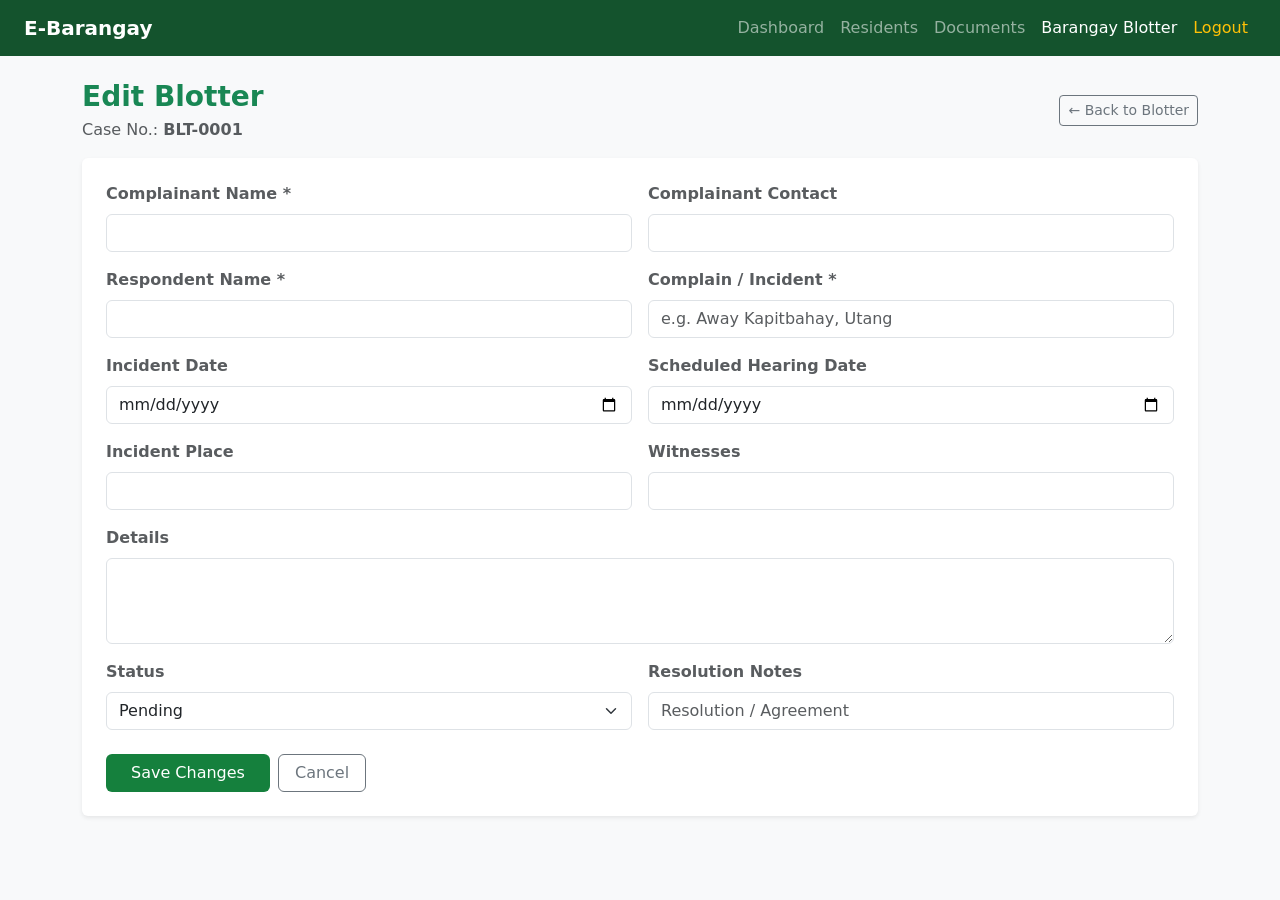
<file: src/main/resources/templates/blotter-edit.html>
<!DOCTYPE html>
<html xmlns:th="http://www.thymeleaf.org">
<head>
    <meta charset="UTF-8">
    <meta name="viewport" content="width=device-width, initial-scale=1">
    <title>Edit Blotter - E-Barangay</title>
    <link href="https://cdn.jsdelivr.net/npm/bootstrap@5.3.0/dist/css/bootstrap.min.css" rel="stylesheet">
    <style>
        .navbar-custom { background-color: #14532d; }
        .btn-custom { background-color: #15803d; color: white; }
        .btn-custom:hover { background-color: #166534; color: white; }
    </style>
</head>
<body class="bg-light">

<!-- Navbar -->
<nav class="navbar navbar-expand-lg navbar-dark navbar-custom px-4">
    <a class="navbar-brand fw-bold" href="/">E-Barangay</a>
    <div class="navbar-nav ms-auto">
        <a class="nav-link" href="/">Dashboard</a>
        <a class="nav-link" href="/residents">Residents</a>
        <a class="nav-link" href="/documents">Documents</a>
        <a class="nav-link active" href="/blotter">Barangay Blotter</a>
        <a class="nav-link text-warning" href="/logout">Logout</a>
    </div>
</nav>

<div class="container my-4">
    <div class="d-flex justify-content-between align-items-center mb-3">
        <div>
            <h3 class="fw-bold text-success mb-1">Edit Blotter</h3>
            <p class="text-muted mb-0">Case No.: <b th:text="${b.caseNo != null ? b.caseNo : 'BLT-' + b.id}">BLT-0001</b></p>
        </div>
        <a href="/blotter" class="btn btn-outline-secondary btn-sm">&larr; Back to Blotter</a>
    </div>

    <div class="card p-4 shadow-sm border-0 bg-white">
        <form th:action="@{'/blotter/update/' + ${b.id}}" method="post">
            <div class="row g-3 mb-3">
                <div class="col-md-6">
                    <label class="form-label fw-semibold text-muted">Complainant Name *</label>
                    <input list="complainantList" type="text" name="complainant" th:value="${complainant}" class="form-control" required autocomplete="off">
                    <datalist id="complainantList">
                        <option th:each="res : ${residents}" th:value="${res.fullname}"></option>
                    </datalist>
                </div>
                <div class="col-md-6">
                    <label class="form-label fw-semibold text-muted">Complainant Contact</label>
                    <input type="text" name="contact" th:value="${b.contact}" class="form-control">
                </div>
            </div>

            <div class="row g-3 mb-3">
                <div class="col-md-6">
                    <label class="form-label fw-semibold text-muted">Respondent Name *</label>
                    <input type="text" name="respondentName" th:value="${b.respondentName}" class="form-control" required>
                </div>
                <div class="col-md-6">
                    <label class="form-label fw-semibold text-muted">Complain / Incident *</label>
                    <input list="complainOptions" name="incidentType" th:value="${b.incidentType}" class="form-control" placeholder="e.g. Away Kapitbahay, Utang" required>
                    <datalist id="complainOptions">
                        <option value="Away Kapitbahay">
                        <option value="Ingay">
                        <option value="Utang">
                        <option value="Pagnanakaw / Theft">
                        <option value="Physical Injury">
                        <option value="Boundary Dispute">
                        <option value="Others">
                    </datalist>
                </div>
            </div>

            <div class="row g-3 mb-3">
                <div class="col-md-6">
                    <label class="form-label fw-semibold text-muted">Incident Date</label>
                    <input type="date" name="incidentDate" th:value="${b.incidentDate}" class="form-control">
                </div>
                <div class="col-md-6">
                    <label class="form-label fw-semibold text-muted">Scheduled Hearing Date</label>
                    <input type="date" name="hearingDate" th:value="${b.hearingDate}" class="form-control">
                </div>
            </div>

            <div class="row g-3 mb-3">
                <div class="col-md-6">
                    <label class="form-label fw-semibold text-muted">Incident Place</label>
                    <input type="text" name="incidentPlace" th:value="${b.incidentPlace}" class="form-control">
                </div>
                <div class="col-md-6">
                    <label class="form-label fw-semibold text-muted">Witnesses</label>
                    <input type="text" name="witnesses" th:value="${b.witnesses}" class="form-control">
                </div>
            </div>

            <div class="mb-3">
                <label class="form-label fw-semibold text-muted">Details</label>
                <textarea name="details" class="form-control" rows="3" th:text="${b.details}"></textarea>
            </div>

            <div class="row g-3 mb-4">
                <div class="col-md-6">
                    <label class="form-label fw-semibold text-muted">Status</label>
                    <select name="status" class="form-select">
                        <option value="Pending" th:selected="${b.status == 'Pending'}">Pending</option>
                        <option value="Settled" th:selected="${b.status == 'Settled'}">Settled</option>
                        <option value="Escalated" th:selected="${b.status == 'Escalated'}">Escalated</option>
                        <option value="Dismissed" th:selected="${b.status == 'Dismissed'}">Dismissed</option>
                    </select>
                </div>
                <div class="col-md-6">
                    <label class="form-label fw-semibold text-muted">Resolution Notes</label>
                    <input type="text" name="resolution" th:value="${b.resolution}" class="form-control" placeholder="Resolution / Agreement">
                </div>
            </div>

            <div class="d-flex gap-2">
                <button type="submit" class="btn btn-custom px-4">Save Changes</button>
                <a href="/blotter" class="btn btn-outline-secondary px-3">Cancel</a>
            </div>
        </form>
    </div>
</div>

</body>
</html>
</file>
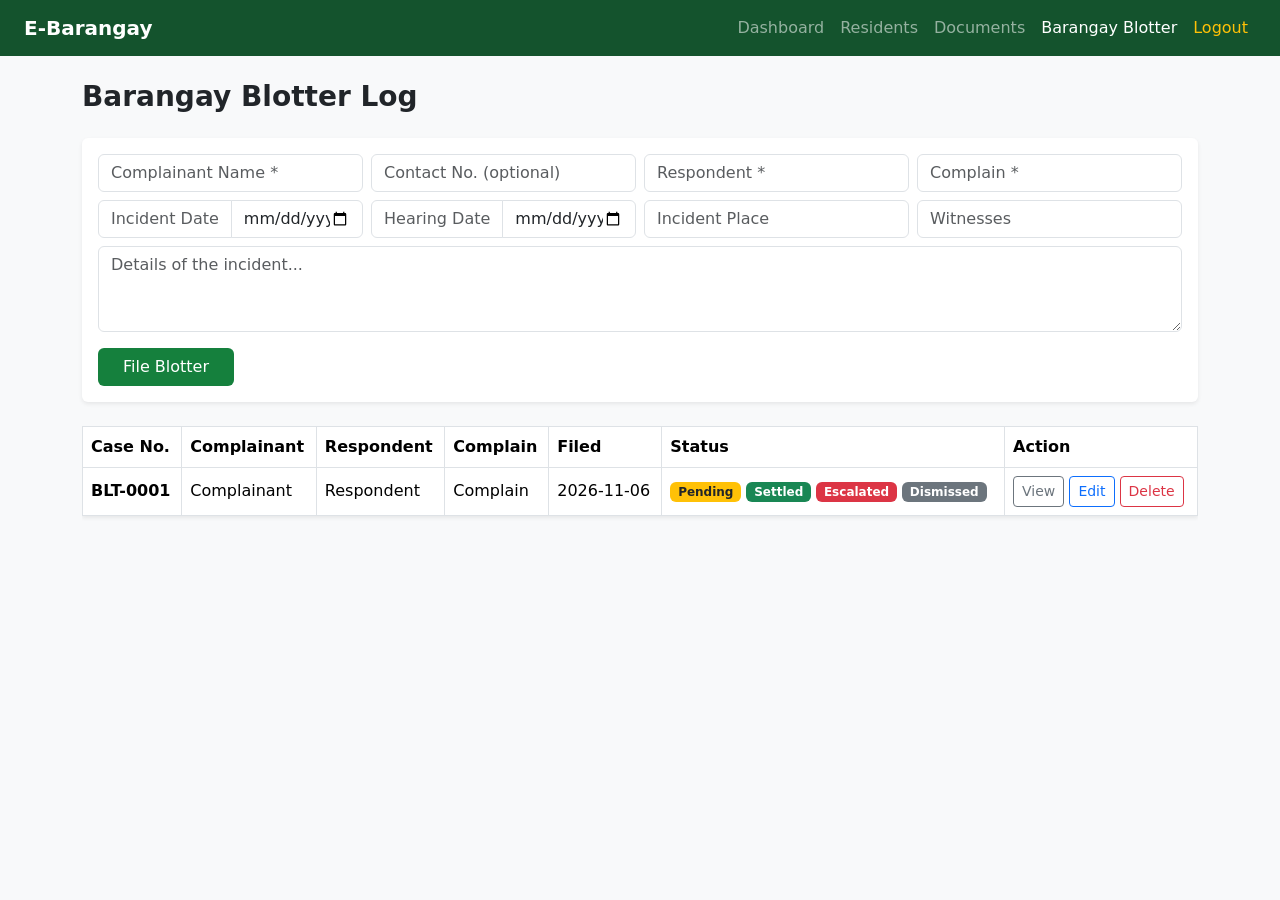
<file: src/main/resources/templates/blotter.html>
<!DOCTYPE html>
<html xmlns:th="http://www.thymeleaf.org">
<head>
    <meta charset="UTF-8">
    <title>Barangay Blotter - E-Barangay</title>
    <link href="https://cdn.jsdelivr.net/npm/bootstrap@5.3.0/dist/css/bootstrap.min.css" rel="stylesheet">
    <style>
        .navbar-custom { background-color: #14532d; }
        .btn-custom { background-color: #15803d; color: white; }
        .btn-custom:hover { background-color: #166534; color: white; }
        .table-custom thead { background-color: #15803d; color: white; }
    </style>
</head>
<body class="bg-light">

<!-- Navbar -->
<nav class="navbar navbar-expand-lg navbar-dark navbar-custom px-4">
    <a class="navbar-brand fw-bold" href="/">E-Barangay</a>
    <div class="navbar-nav ms-auto">
        <a class="nav-link" href="/">Dashboard</a>
        <a class="nav-link" href="/residents">Residents</a>
        <a class="nav-link" href="/documents">Documents</a>
        <a class="nav-link active" href="/blotter">Barangay Blotter</a>
        <a class="nav-link text-warning" href="/logout">Logout</a>
    </div>
</nav>

<div class="container my-4">
    <h3 class="fw-bold mb-4">Barangay Blotter Log</h3>

    <!-- FILE BLOTTER FORM -->
    <div class="card p-3 mb-4 shadow-sm border-0">
        <form th:action="@{/blotter/add}" method="post">
            <div class="row g-2 mb-2">
                <div class="col-md-3">
                    <input list="complainantList" type="text" name="complainant" class="form-control" placeholder="Complainant Name *" required autocomplete="off">
                    <datalist id="complainantList">
                        <option th:each="res : ${residents}" th:value="${res.fullname}"></option>
                    </datalist>
                </div>
                <div class="col-md-3">
                    <input type="text" name="contact" class="form-control" placeholder="Contact No. (optional)">
                </div>
                <div class="col-md-3">
                    <input type="text" name="respondentName" class="form-control" placeholder="Respondent *" required>
                </div>
                <div class="col-md-3">
                    <input list="complainOptions" name="incidentType" class="form-control" placeholder="Complain *" required>
                    <datalist id="complainOptions">
                        <option value="Away Kapitbahay">
                        <option value="Ingay">
                        <option value="Utang">
                        <option value="Pagnanakaw / Theft">
                        <option value="Physical Injury">
                        <option value="Boundary Dispute">
                        <option value="Others">
                    </datalist>
                </div>
            </div>

            <div class="row g-2 mb-2">
                <!-- CLEARLY LABELED DATES (No more mystery mm/dd/yyyy boxes) -->
                <div class="col-md-3">
                    <div class="input-group">
                        <span class="input-group-text small bg-white text-muted">Incident Date</span>
                        <input type="date" name="incidentDate" class="form-control">
                    </div>
                </div>
                <div class="col-md-3">
                    <div class="input-group">
                        <span class="input-group-text small bg-white text-muted">Hearing Date</span>
                        <input type="date" name="hearingDate" class="form-control">
                    </div>
                </div>
                <div class="col-md-3">
                    <input type="text" name="incidentPlace" class="form-control" placeholder="Incident Place">
                </div>
                <div class="col-md-3">
                    <input type="text" name="witnesses" class="form-control" placeholder="Witnesses">
                </div>
            </div>

            <div class="mb-3">
                <textarea name="details" class="form-control" rows="3" placeholder="Details of the incident..."></textarea>
            </div>

            <button type="submit" class="btn btn-custom px-4">File Blotter</button>
        </form>
    </div>

    <!-- BLOTTER TABLE -->
    <div class="table-responsive">
        <table class="table table-hover table-bordered align-middle shadow-sm bg-white">
            <thead class="table-custom">
                <tr>
                    <th>Case No.</th>
                    <th>Complainant</th>
                    <th>Respondent</th>
                    <th>Complain</th>
                    <th>Filed</th>
                    <th>Status</th>
                    <th>Action</th>
                </tr>
            </thead>
            <tbody>
                <tr th:each="b : ${blotters}">
                    <td class="fw-bold" th:text="${b.caseNo != null ? b.caseNo : 'BLT-' + b.id}">BLT-0001</td>
                    <td th:text="${b.complainant != null ? b.complainant : (names[b.complainantId] != null ? names[b.complainantId] : 'Complainant #' + b.complainantId)}">Complainant</td>
                    <td th:text="${b.respondentName}">Respondent</td>
                    <td th:text="${b.incidentType}">Complain</td>
                    <td th:text="${b.dateFiled}">2026-11-06</td>
                    <td>
                        <span class="badge bg-warning text-dark" th:if="${b.status == 'Pending'}">Pending</span>
                        <span class="badge bg-success" th:if="${b.status == 'Settled'}">Settled</span>
                        <span class="badge bg-danger" th:if="${b.status == 'Escalated'}">Escalated</span>
                        <span class="badge bg-secondary" th:if="${b.status == 'Dismissed'}">Dismissed</span>
                    </td>
                    <td>
                        <a th:href="@{'/blotter/view/' + ${b.id}}" class="btn btn-sm btn-outline-secondary">View</a>
                        <a th:href="@{'/blotter/edit/' + ${b.id}}" class="btn btn-sm btn-outline-primary">Edit</a>
                        <form th:action="@{'/blotter/delete/' + ${b.id}}" method="post" class="d-inline" onsubmit="return confirm('Delete this record?');">
                            <button type="submit" class="btn btn-sm btn-outline-danger">Delete</button>
                        </form>
                    </td>
                </tr>
            </tbody>
        </table>
    </div>
</div>

</body>
</html>
</file>
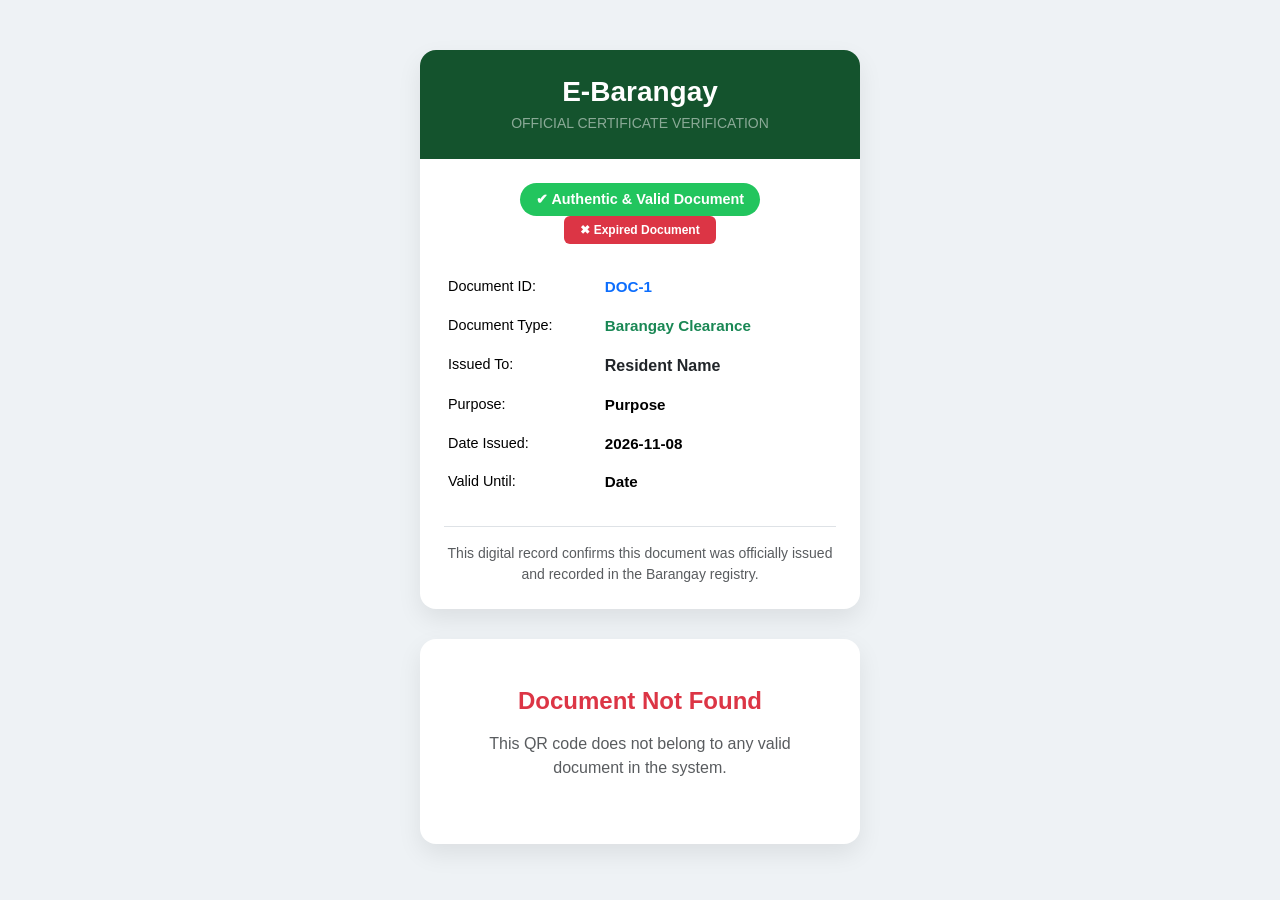
<file: src/main/resources/templates/document-verify.html>
<!DOCTYPE html>
<html xmlns:th="http://www.thymeleaf.org">
<head>
    <meta charset="UTF-8">
    <meta name="viewport" content="width=device-width, initial-scale=1.0">
    <title>Document Verification | E-Barangay</title>
    <link href="https://cdn.jsdelivr.net/npm/bootstrap@5.3.0/dist/css/bootstrap.min.css" rel="stylesheet">
    <style>
        body { background-color: #eef2f5; font-family: -apple-system, BlinkMacSystemFont, "Segoe UI", Roboto, sans-serif; padding: 20px 10px; }
        .card-verify { max-width: 440px; margin: 30px auto; border-radius: 16px; box-shadow: 0 10px 25px rgba(0,0,0,0.08); border: none; overflow: hidden; background: #fff; }
        .header-bg { background-color: #14532d; color: white; padding: 25px 20px; text-align: center; }
        .badge-verified { background-color: #22c55e; color: white; font-size: 0.9rem; font-weight: 600; padding: 6px 16px; border-radius: 20px; display: inline-block; }
        .label-col { width: 40%; color: #64748b; font-size: 0.9rem; font-weight: 500; }
        .val-col { color: #1e293b; font-weight: 600; font-size: 0.95rem; }
    </style>
</head>
<body>

<div class="card card-verify" th:if="${d != null}">
    <div class="header-bg">
        <h3 class="fw-bold mb-1">E-Barangay</h3>
        <p class="mb-0 text-white-50 small text-uppercase tracking-wider">Official Certificate Verification</p>
    </div>
    
    <div class="card-body p-4">
        <div class="text-center mb-4">
            <span class="badge-verified" th:if="${valid}">✔ Authentic & Valid Document</span>
            <span class="badge bg-danger text-white py-2 px-3" th:unless="${valid}">✖ Expired Document</span>
        </div>

        <table class="table table-sm table-borderless mb-0">
            <tbody>
                <tr>
                    <td class="label-col py-2">Document ID:</td>
                    <td class="val-col py-2 text-primary" th:text="'DOC-' + ${d.id}">DOC-1</td>
                </tr>
                <tr>
                    <td class="label-col py-2">Document Type:</td>
                    <td class="val-col py-2 text-success fw-bold" th:text="${d.docType}">Barangay Clearance</td>
                </tr>
                <tr>
                    <td class="label-col py-2">Issued To:</td>
                    <td class="val-col py-2 fs-6 text-dark" th:text="${holder}">Resident Name</td>
                </tr>
                <tr>
                    <td class="label-col py-2">Purpose:</td>
                    <td class="val-col py-2" th:text="${d.purpose != null && !d.purpose.isEmpty() ? d.purpose : 'General Requirement'}">Purpose</td>
                </tr>
                <tr>
                    <td class="label-col py-2">Date Issued:</td>
                    <td class="val-col py-2" th:text="${d.dateIssued}">2026-11-08</td>
                </tr>
                <tr th:if="${d.validUntil != null && !d.validUntil.isEmpty()}">
                    <td class="label-col py-2">Valid Until:</td>
                    <td class="val-col py-2" th:text="${d.validUntil}">Date</td>
                </tr>
            </tbody>
        </table>

        <div class="mt-4 pt-3 border-top text-center text-muted small">
            This digital record confirms this document was officially issued and recorded in the Barangay registry.
        </div>
    </div>
</div>

<div class="card card-verify text-center p-5" th:if="${d == null}">
    <h4 class="text-danger fw-bold">Document Not Found</h4>
    <p class="text-muted mt-2">This QR code does not belong to any valid document in the system.</p>
</div>

</body>
</html>
</file>
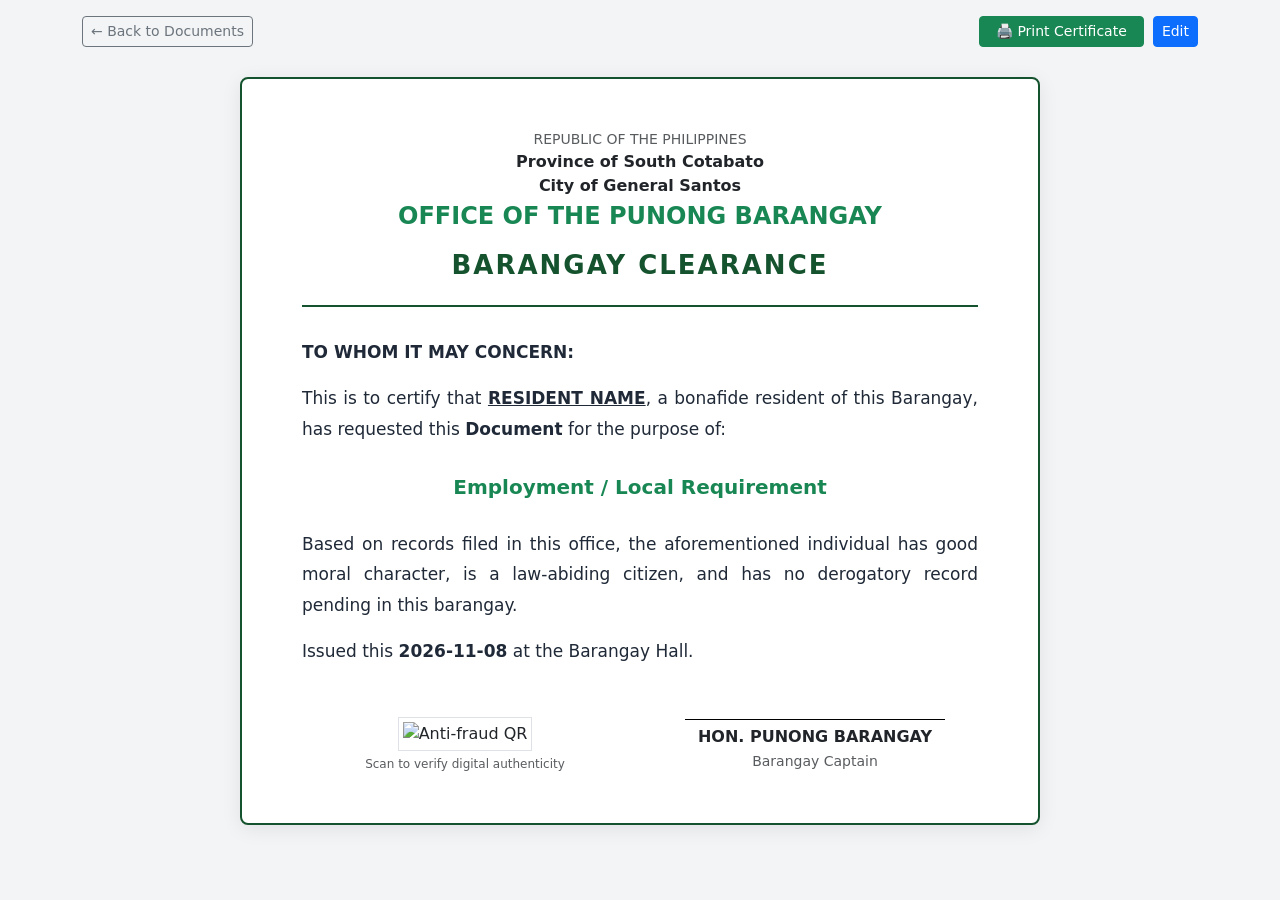
<file: src/main/resources/templates/document-view.html>
<!DOCTYPE html>
<html xmlns:th="http://www.thymeleaf.org">
<head>
    <meta charset="UTF-8">
    <meta name="viewport" content="width=device-width, initial-scale=1">
    <title>Certificate Preview - E-Barangay</title>
    <link href="https://cdn.jsdelivr.net/npm/bootstrap@5.3.0/dist/css/bootstrap.min.css" rel="stylesheet">
    <style>
        body { background-color: #f3f4f6; }
        .certificate-sheet {
            max-width: 800px;
            margin: 30px auto;
            background: #ffffff;
            padding: 50px 60px;
            border-radius: 8px;
            box-shadow: 0 4px 20px rgba(0,0,0,0.08);
            border: 2px solid #14532d;
            position: relative;
        }
        .cert-header { text-align: center; border-bottom: 2px solid #14532d; padding-bottom: 20px; margin-bottom: 30px; }
        .cert-title { font-size: 26px; font-weight: 800; text-transform: uppercase; letter-spacing: 2px; color: #14532d; margin-top: 15px; }
        .cert-body { font-size: 17px; line-height: 1.8; color: #1f2937; text-align: justify; }
        .signature-block { margin-top: 50px; }

        @media print {
            body { background: white; padding: 0; }
            .no-print { display: none !important; }
            .certificate-sheet { box-shadow: none; border: none; margin: 0; padding: 20px; }
        }
    </style>
</head>
<body>

<!-- Action Bar (Hidden when printed) -->
<div class="container my-3 no-print">
    <div class="d-flex justify-content-between align-items-center">
        <a href="/documents" class="btn btn-outline-secondary btn-sm">&larr; Back to Documents</a>
        <div>
            <button onclick="window.print()" class="btn btn-success btn-sm px-3">🖨️ Print Certificate</button>
            <a th:href="@{'/documents/edit/' + ${d.id}}" class="btn btn-primary btn-sm ms-1">Edit</a>
        </div>
    </div>
</div>

<!-- Printable Certificate Layout -->
<div class="certificate-sheet">
    <div class="cert-header">
        <p class="mb-0 text-muted small text-uppercase">Republic of the Philippines</p>
        <p class="mb-0 fw-bold">Province of South Cotabato</p>
        <p class="mb-0 fw-bold">City of General Santos</p>
        <h4 class="fw-bold text-success mt-1 mb-0">OFFICE OF THE PUNONG BARANGAY</h4>
        <div class="cert-title" th:text="${d.docType}">BARANGAY CLEARANCE</div>
    </div>

    <div class="cert-body">
        <p><strong>TO WHOM IT MAY CONCERN:</strong></p>
        <p>
            This is to certify that <strong class="text-decoration-underline" th:text="${requesterName}">RESIDENT NAME</strong>, 
            a bonafide resident of this Barangay, has requested this 
            <strong th:text="${d.docType}">Document</strong> for the purpose of:
        </p>
        
        <p class="text-center fw-bold fs-5 my-4 text-success" th:text="${d.purpose != null && !d.purpose.isEmpty() ? d.purpose : 'General Requirement'}">
            Employment / Local Requirement
        </p>

        <p>
            Based on records filed in this office, the aforementioned individual has good moral character, 
            is a law-abiding citizen, and has no derogatory record pending in this barangay.
        </p>
        
        <p>
            Issued this <strong th:text="${d.dateIssued}">2026-11-08</strong> at the Barangay Hall.
        </p>
    </div>

    <!-- Bottom Section: Official Signature and Anti-Fraud QR Code -->
    <div class="row align-items-end signature-block">
        <div class="col-6 text-center">
            <!-- Dynamic QR Code embedded directly on the physical printout! -->
            <img th:src="@{'/qr/doc/' + ${d.id}}" alt="Anti-fraud QR" width="120" height="120" class="border p-1">
            <p class="text-muted small mt-1 mb-0" style="font-size: 0.75rem;">Scan to verify digital authenticity</p>
            <p class="fw-bold mb-0 text-muted" style="font-size: 0.75rem;" th:text="'Doc Ref #' + ${d.id}"></p>
        </div>

        <div class="col-6 text-center">
            <div style="border-bottom: 1px solid #000; width: 80%; margin: 0 auto 5px;"></div>
            <strong class="d-block">HON. PUNONG BARANGAY</strong>
            <small class="text-muted">Barangay Captain</small>
        </div>
    </div>
</div>

</body>
</html>
</file>
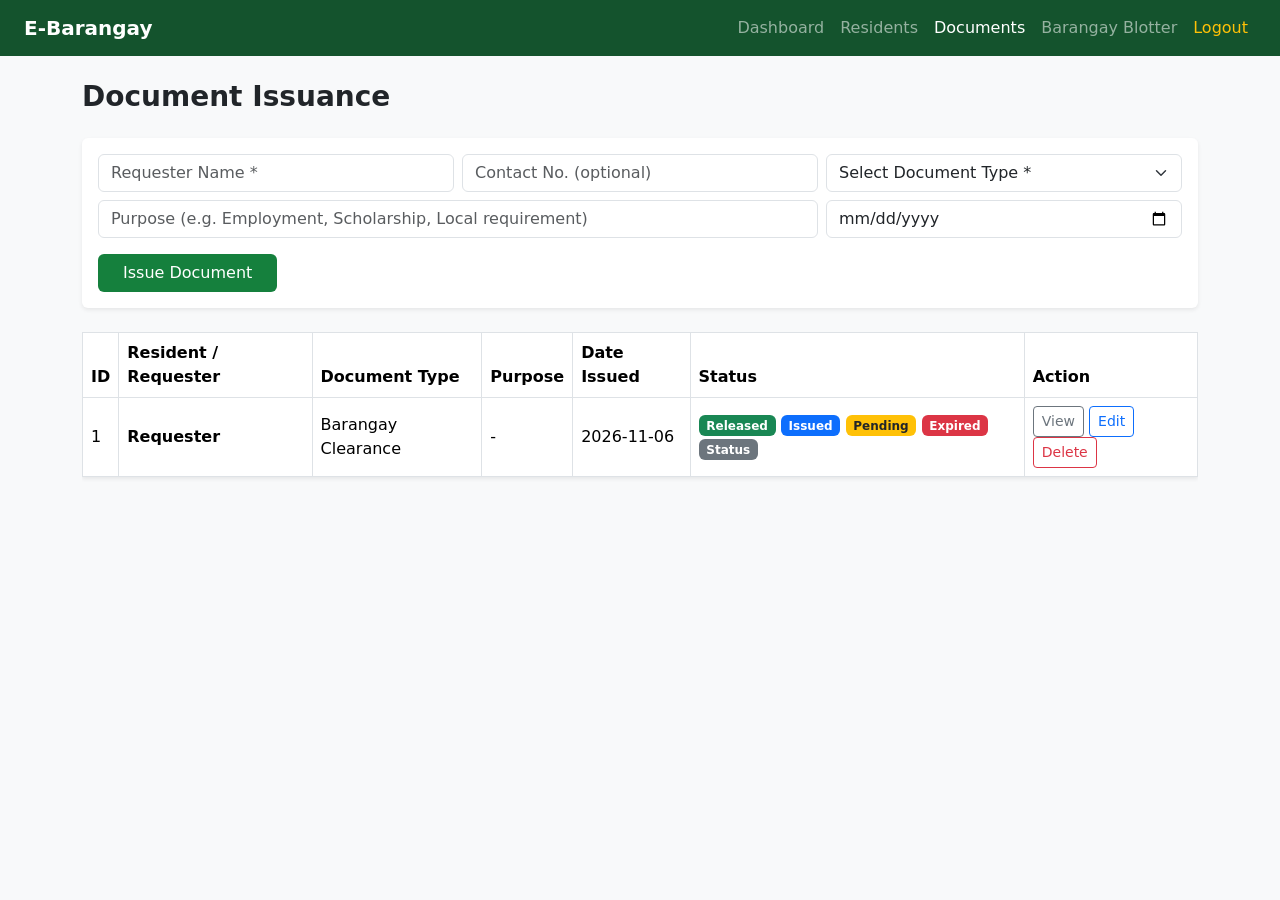
<file: src/main/resources/templates/documents.html>
<!DOCTYPE html>
<html xmlns:th="http://www.thymeleaf.org">
<head>
    <meta charset="UTF-8">
    <title>Documents - E-Barangay</title>
    <link href="https://cdn.jsdelivr.net/npm/bootstrap@5.3.0/dist/css/bootstrap.min.css" rel="stylesheet">
    <style>
        .navbar-custom { background-color: #14532d; }
        .btn-custom { background-color: #15803d; color: white; }
        .btn-custom:hover { background-color: #166534; color: white; }
        .table-custom thead { background-color: #15803d; color: white; }
    </style>
</head>
<body class="bg-light">

<!-- Navbar -->
<nav class="navbar navbar-expand-lg navbar-dark navbar-custom px-4">
    <a class="navbar-brand fw-bold" href="/">E-Barangay</a>
    <div class="navbar-nav ms-auto">
        <a class="nav-link" href="/">Dashboard</a>
        <a class="nav-link" href="/residents">Residents</a>
        <a class="nav-link active" href="/documents">Documents</a>
        <a class="nav-link" href="/blotter">Barangay Blotter</a>
        <a class="nav-link text-warning" href="/logout">Logout</a>
    </div>
</nav>

<div class="container my-4">
    <h3 class="fw-bold mb-4">Document Issuance</h3>

    <!-- ADD DOCUMENT FORM (TEXTFIELD WITH INSTANT SEARCH) -->
    <div class="card p-3 mb-4 shadow-sm border-0">
        <form th:action="@{/documents/add}" method="post">
            <div class="row g-2 mb-2">
                <!-- Textfield with Datalist Autocomplete -->
                <div class="col-md-4">
                    <input list="residentList" type="text" name="requester" class="form-control" placeholder="Requester Name *" required autocomplete="off">
                    <datalist id="residentList">
                        <option th:each="res : ${residents}" th:value="${res.fullname}"></option>
                    </datalist>
                </div>
                <div class="col-md-4">
                    <input type="text" name="contact" class="form-control" placeholder="Contact No. (optional)">
                </div>
                <div class="col-md-4">
                    <select name="docType" class="form-select" required>
                        <option value="">Select Document Type *</option>
                        <option value="Barangay Clearance">Barangay Clearance</option>
                        <option value="Sedula">Sedula</option>
                        <option value="Purok Clearance">Purok Clearance</option>
                        <option value="Purok Certification">Purok Certification</option>
                        <option value="Low Income Certificate">Low Income Certificate</option>
                        <option value="Others">Others</option>
                    </select>
                </div>
            </div>

            <div class="row g-2 mb-3">
                <div class="col-md-8">
                    <input type="text" name="purpose" class="form-control" placeholder="Purpose (e.g. Employment, Scholarship, Local requirement)">
                </div>
                <div class="col-md-4">
                    <input type="date" name="validUntil" class="form-control" placeholder="Valid Until">
                </div>
            </div>

            <button type="submit" class="btn btn-custom px-4">Issue Document</button>
        </form>
    </div>

    <!-- DOCUMENTS TABLE -->
    <div class="table-responsive">
        <table class="table table-hover table-bordered align-middle shadow-sm bg-white">
            <thead class="table-custom">
                <tr>
                    <th>ID</th>
                    <th>Resident / Requester</th>
                    <th>Document Type</th>
                    <th>Purpose</th>
                    <th>Date Issued</th>
                    <th>Status</th>
                    <th>Action</th>
                </tr>
            </thead>
            <tbody>
                <tr th:each="d : ${docs}">
                    <td th:text="${d.id}">1</td>
                    <td class="fw-bold" th:text="${d.requester != null ? d.requester : (names[d.residentId] != null ? names[d.residentId] : 'Resident #' + d.residentId)}">Requester</td>
                    <td th:text="${d.docType}">Barangay Clearance</td>
                    <td th:text="${d.purpose != null ? d.purpose : '-'}">-</td>
                    <td th:text="${d.dateIssued}">2026-11-06</td>
                    <td>
                        <span th:if="${d.status == 'Released'}" class="badge bg-success">Released</span>
                        <span th:if="${d.status == 'Issued'}" class="badge bg-primary">Issued</span>
                        <span th:if="${d.status == 'Pending'}" class="badge bg-warning text-dark">Pending</span>
                        <span th:if="${d.status == 'Expired'}" class="badge bg-danger">Expired</span>
                        <span th:unless="${d.status == 'Released' or d.status == 'Issued' or d.status == 'Pending' or d.status == 'Expired'}" 
                              class="badge bg-secondary" th:text="${d.status}">Status</span>
                    </td>
                    <td>
                        <a th:href="@{'/documents/view/' + ${d.id}}" class="btn btn-sm btn-outline-secondary">View</a>
                        <a th:href="@{'/documents/edit/' + ${d.id}}" class="btn btn-sm btn-outline-primary">Edit</a>
                        <form th:action="@{'/documents/delete/' + ${d.id}}" method="post" class="d-inline" onsubmit="return confirm('Delete this record?');">
                            <button type="submit" class="btn btn-sm btn-outline-danger">Delete</button>
                        </form>
                    </td>
                </tr>
            </tbody>
        </table>
    </div>
</div>

</body>
</html>
</file>
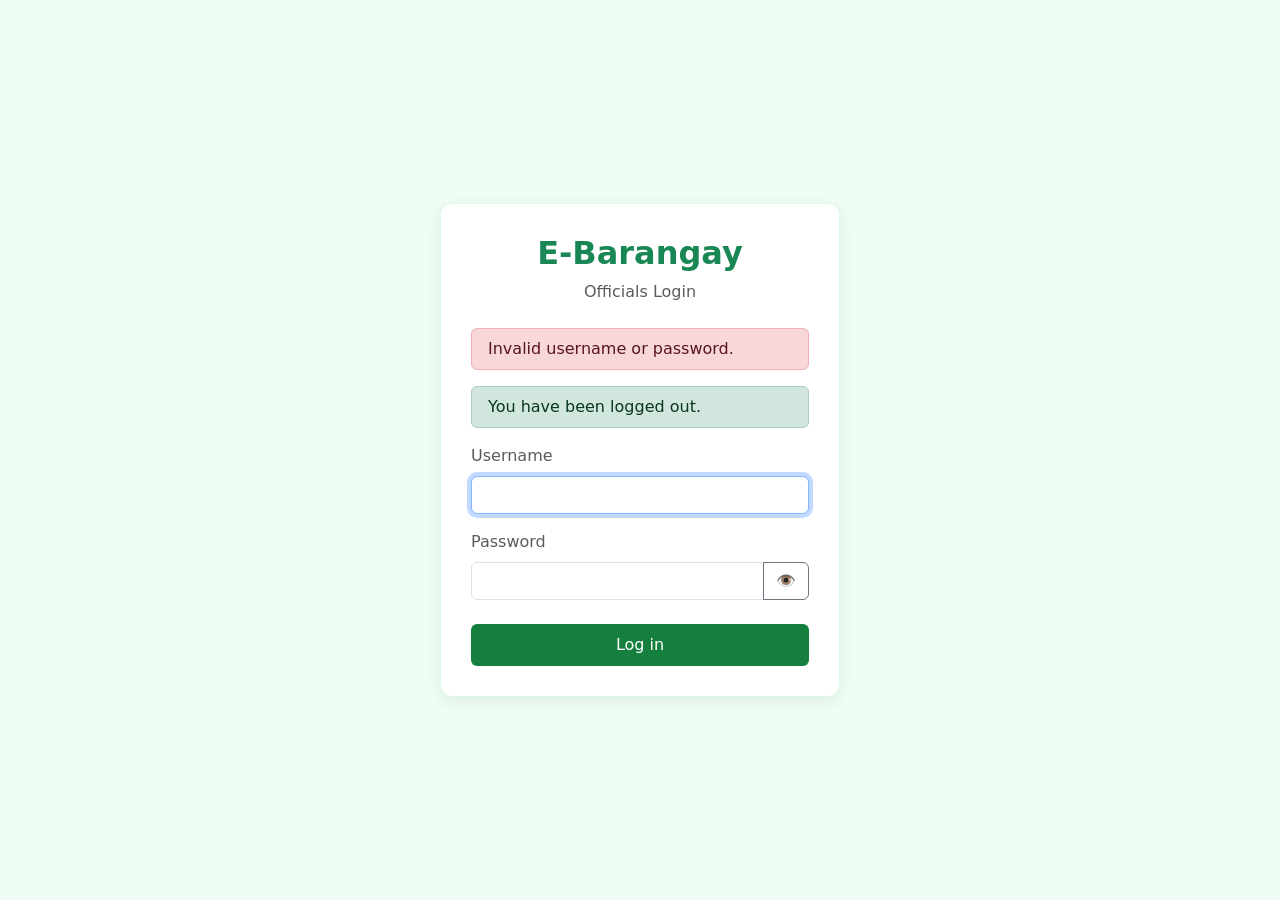
<file: src/main/resources/templates/login.html>
<!DOCTYPE html>
<html xmlns:th="http://www.thymeleaf.org">
<head>
    <meta charset="UTF-8">
    <meta name="viewport" content="width=device-width, initial-scale=1.0">
    <title>Login - E-Barangay</title>
    <link href="https://cdn.jsdelivr.net/npm/bootstrap@5.3.0/dist/css/bootstrap.min.css" rel="stylesheet">
    <style>
        body { background-color: #f0fdf4; display: flex; align-items: center; justify-content: center; min-height: 100vh; }
        .login-card { width: 100%; max-width: 400px; padding: 30px; border-radius: 12px; box-shadow: 0 4px 15px rgba(0,0,0,0.08); background: #fff; border: 1px solid #dcfce7; }
        .btn-green { background-color: #15803d; color: white; }
        .btn-green:hover { background-color: #166534; color: white; }
    </style>
</head>
<body>

<div class="login-card">
    <div class="text-center mb-4">
        <h2 class="fw-bold text-success">E-Barangay</h2>
        <p class="text-muted">Officials Login</p>
    </div>

    <div th:if="${param.error}" class="alert alert-danger py-2">Invalid username or password.</div>
    <div th:if="${param.logout}" class="alert alert-success py-2">You have been logged out.</div>

    <form th:action="@{/login}" method="post">
        <div class="mb-3">
            <label class="form-label text-muted">Username</label>
            <input type="text" name="username" class="form-control" required autofocus>
        </div>

        <div class="mb-4">
            <label class="form-label text-muted">Password</label>
            <div class="input-group">
                <input type="password" id="passwordField" name="password" class="form-control" required>
                <button class="btn btn-outline-secondary" type="button" id="togglePasswordBtn" title="Toggle password visibility">
                    👁️
                </button>
            </div>
        </div>

        <button type="submit" class="btn btn-green w-100 py-2">Log in</button>
    </form>
</div>

<script>
    const toggleBtn = document.getElementById('togglePasswordBtn');
    const pwdInput = document.getElementById('passwordField');

    toggleBtn.addEventListener('click', function () {
        const isPassword = pwdInput.getAttribute('type') === 'password';
        pwdInput.setAttribute('type', isPassword ? 'text' : 'password');
        toggleBtn.textContent = isPassword ? '🙈' : '👁️';
    });
</script>
</body>
</html>
</file>
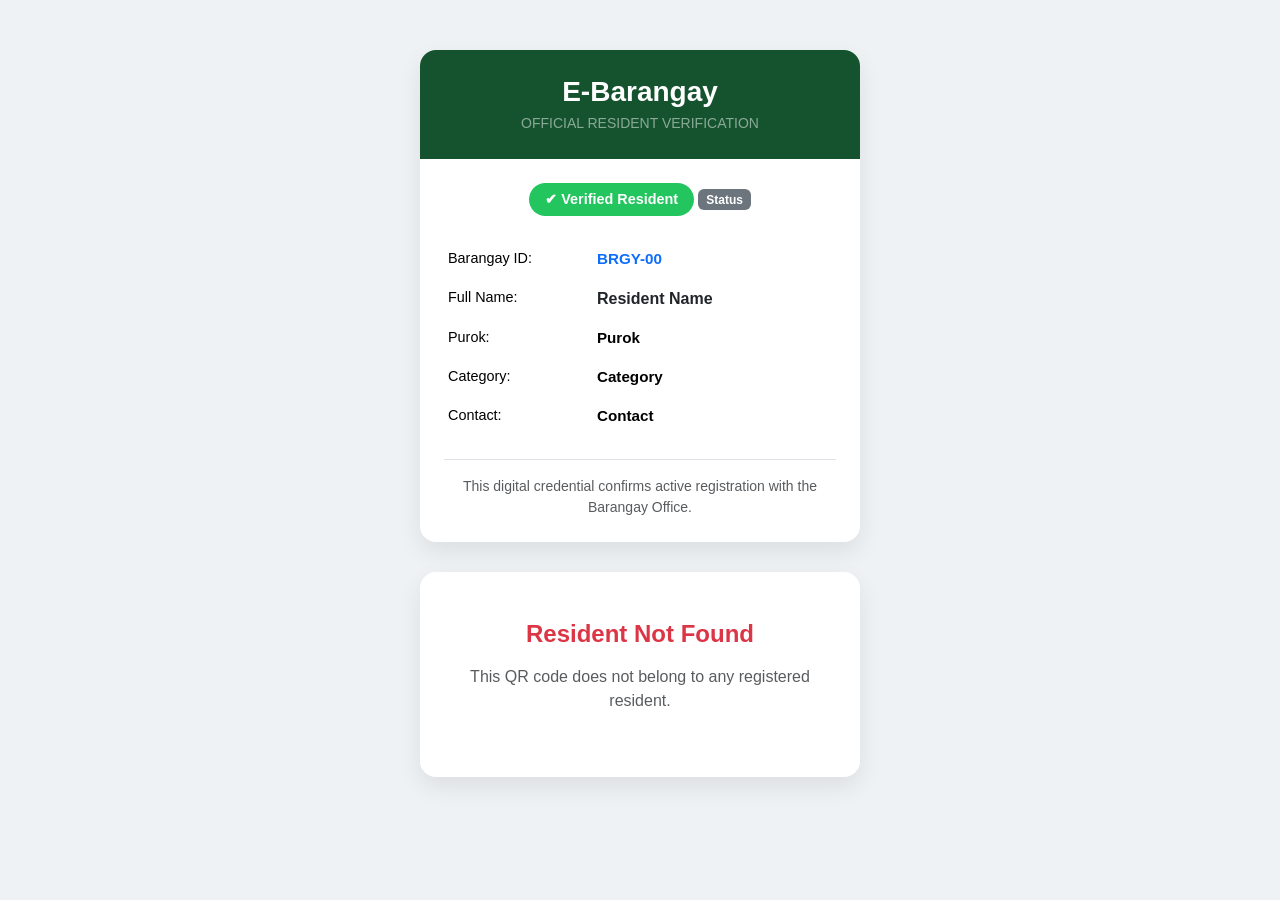
<file: src/main/resources/templates/resident-verify.html>
<!DOCTYPE html>
<html xmlns:th="http://www.thymeleaf.org">
<head>
    <meta charset="UTF-8">
    <meta name="viewport" content="width=device-width, initial-scale=1.0">
    <title>Resident Verification | E-Barangay</title>
    <link href="https://cdn.jsdelivr.net/npm/bootstrap@5.3.0/dist/css/bootstrap.min.css" rel="stylesheet">
    <style>
        body { background-color: #eef2f5; font-family: -apple-system, BlinkMacSystemFont, "Segoe UI", Roboto, sans-serif; padding: 20px 10px; }
        .card-verify { max-width: 440px; margin: 30px auto; border-radius: 16px; box-shadow: 0 10px 25px rgba(0,0,0,0.08); border: none; overflow: hidden; background: #fff; }
        .header-bg { background-color: #14532d; color: white; padding: 25px 20px; text-align: center; }
        .badge-verified { background-color: #22c55e; color: white; font-size: 0.9rem; font-weight: 600; padding: 6px 16px; border-radius: 20px; display: inline-block; }
        .label-col { width: 38%; color: #64748b; font-size: 0.9rem; font-weight: 500; }
        .val-col { color: #1e293b; font-weight: 600; font-size: 0.95rem; }
    </style>
</head>
<body>

<div class="card card-verify" th:if="${r != null}">
    <div class="header-bg">
        <h3 class="fw-bold mb-1">E-Barangay</h3>
        <p class="mb-0 text-white-50 small text-uppercase tracking-wider">Official Resident Verification</p>
    </div>
    
    <div class="card-body p-4">
        <div class="text-center mb-4">
            <span class="badge-verified" th:if="${r.status == 'Active'}">✔ Verified Resident</span>
            <span class="badge bg-secondary" th:unless="${r.status == 'Active'}" th:text="${r.status}">Status</span>
        </div>

        <table class="table table-sm table-borderless mb-0">
            <tbody>
                <tr>
                    <td class="label-col py-2">Barangay ID:</td>
                    <td class="val-col py-2 text-primary" th:text="'BRGY-' + ${r.id}">BRGY-00</td>
                </tr>
                <tr>
                    <td class="label-col py-2">Full Name:</td>
                    <td class="val-col py-2 fs-6 text-dark" th:text="${r.fullname}">Resident Name</td>
                </tr>
                <tr>
                    <td class="label-col py-2">Purok:</td>
                    <td class="val-col py-2" th:text="${r.purok != null ? r.purok : 'N/A'}">Purok</td>
                </tr>
                <tr>
                    <td class="label-col py-2">Category:</td>
                    <td class="val-col py-2" th:text="${r.category != null && !r.category.isEmpty() ? r.category : 'General Resident'}">Category</td>
                </tr>
                <tr>
                    <td class="label-col py-2">Contact:</td>
                    <td class="val-col py-2" th:text="${r.contact != null ? r.contact : 'N/A'}">Contact</td>
                </tr>
            </tbody>
        </table>

        <div class="mt-4 pt-3 border-top text-center text-muted small">
            This digital credential confirms active registration with the Barangay Office.
        </div>
    </div>
</div>

<div class="card card-verify text-center p-5" th:if="${r == null}">
    <h4 class="text-danger fw-bold">Resident Not Found</h4>
    <p class="text-muted mt-2">This QR code does not belong to any registered resident.</p>
</div>

</body>
</html>
</file>
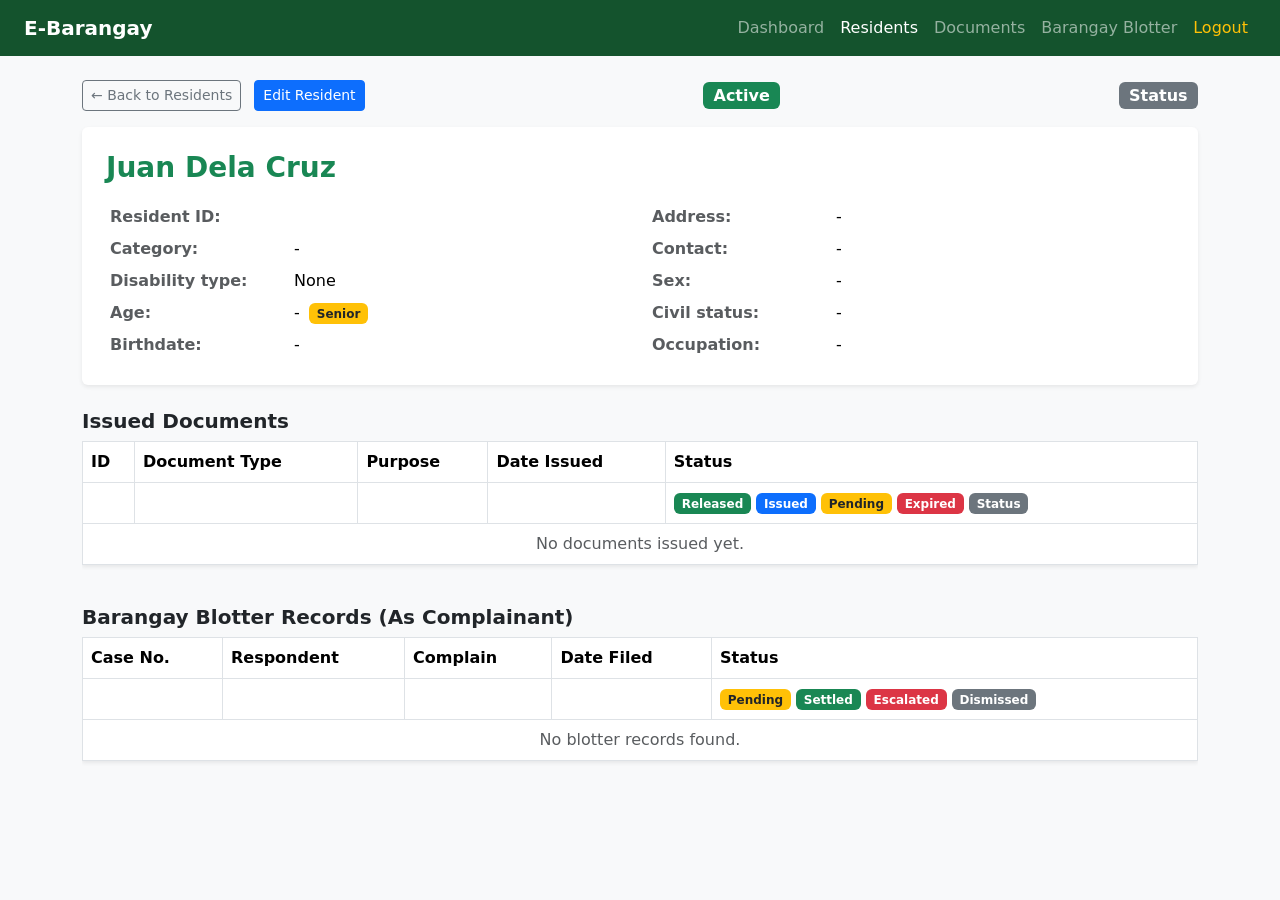
<file: src/main/resources/templates/resident-view.html>
<!DOCTYPE html>
<html xmlns:th="http://www.thymeleaf.org">
<head>
    <meta charset="UTF-8">
    <meta name="viewport" content="width=device-width, initial-scale=1">
    <title>Resident Profile - E-Barangay</title>
    <link href="https://cdn.jsdelivr.net/npm/bootstrap@5.3.0/dist/css/bootstrap.min.css" rel="stylesheet">
    <style>
        .navbar-custom { background-color: #14532d; }
        .btn-custom { background-color: #15803d; color: white; }
        .btn-custom:hover { background-color: #166534; color: white; }
        .table-custom thead { background-color: #15803d; color: white; }
    </style>
</head>
<body class="bg-light">

<!-- Navbar -->
<nav class="navbar navbar-expand-lg navbar-dark navbar-custom px-4">
    <a class="navbar-brand fw-bold" href="/">E-Barangay</a>
    <div class="navbar-nav ms-auto">
        <a class="nav-link" href="/">Dashboard</a>
        <a class="nav-link active" href="/residents">Residents</a>
        <a class="nav-link" href="/documents">Documents</a>
        <a class="nav-link" href="/blotter">Barangay Blotter</a>
        <a class="nav-link text-warning" href="/logout">Logout</a>
    </div>
</nav>

<div class="container my-4">
    <div class="d-flex justify-content-between align-items-center mb-3">
        <div>
            <a href="/residents" class="btn btn-outline-secondary btn-sm">&larr; Back to Residents</a>
            <a th:href="@{'/residents/edit/' + ${r.id}}" class="btn btn-primary btn-sm ms-2">Edit Resident</a>
        </div>
        <span class="badge bg-success fs-6" th:if="${r.status == 'Active'}">Active</span>
        <span class="badge bg-secondary fs-6" th:unless="${r.status == 'Active'}" th:text="${r.status}">Status</span>
    </div>

    <!-- Resident Profile Card -->
    <div class="card p-4 shadow-sm border-0 mb-4 bg-white">
        <h3 class="fw-bold text-success mb-3" th:text="${r.fullname}">Juan Dela Cruz</h3>
        
        <div class="row g-3">
            <div class="col-md-6">
                <table class="table table-borderless table-sm mb-0">
                    <tr><th class="text-muted" style="width: 35%;">Resident ID:</th><td class="fw-bold" th:text="${r.id}"></td></tr>
                    <tr><th class="text-muted">Category:</th><td th:text="${r.category != null ? r.category : '-'}">-</td></tr>
                    <tr><th class="text-muted">Disability type:</th><td th:text="${r.disabilityType != null ? r.disabilityType : 'None'}">None</td></tr>
                    <tr>
                        <th class="text-muted">Age:</th>
                        <td>
                            <span th:text="${r.age != null ? r.age : '-'}">-</span>
                            <span class="badge bg-warning text-dark ms-1" th:if="${r.age != null and r.age >= 60}">Senior</span>
                        </td>
                    </tr>
                    <tr><th class="text-muted">Birthdate:</th><td th:text="${r.birthdate != null ? r.birthdate : '-'}">-</td></tr>
                </table>
            </div>

            <div class="col-md-6">
                <table class="table table-borderless table-sm mb-0">
                    <tr><th class="text-muted" style="width: 35%;">Address:</th><td th:text="${r.address != null ? r.address : '-'}">-</td></tr>
                    <tr><th class="text-muted">Contact:</th><td th:text="${r.contact != null ? r.contact : '-'}">-</td></tr>
                    <tr><th class="text-muted">Sex:</th><td th:text="${r.sex != null ? r.sex : '-'}">-</td></tr>
                    <tr><th class="text-muted">Civil status:</th><td th:text="${r.civilStatus != null ? r.civilStatus : '-'}">-</td></tr>
                    <tr><th class="text-muted">Occupation:</th><td th:text="${r.occupation != null ? r.occupation : '-'}">-</td></tr>
                </table>
            </div>
        </div>
    </div>

    <!-- Documents History -->
    <h5 class="fw-bold text-dark mt-4 mb-2">Issued Documents</h5>
    <div class="table-responsive mb-4">
        <table class="table table-hover table-bordered align-middle shadow-sm bg-white">
            <thead class="table-custom">
                <tr><th>ID</th><th>Document Type</th><th>Purpose</th><th>Date Issued</th><th>Status</th></tr>
            </thead>
            <tbody>
                <tr th:each="d : ${docs}">
                    <td th:text="${d.id}"></td>
                    <td class="fw-bold" th:text="${d.docType}"></td>
                    <td th:text="${d.purpose != null ? d.purpose : '-'}"></td>
                    <td th:text="${d.dateIssued}"></td>
                    <td>
                        <span th:if="${d.status == 'Released'}" class="badge bg-success">Released</span>
                        <span th:if="${d.status == 'Issued'}" class="badge bg-primary">Issued</span>
                        <span th:if="${d.status == 'Pending'}" class="badge bg-warning text-dark">Pending</span>
                        <span th:if="${d.status == 'Expired'}" class="badge bg-danger">Expired</span>
                        <span th:unless="${d.status == 'Released' or d.status == 'Issued' or d.status == 'Pending' or d.status == 'Expired'}" class="badge bg-secondary" th:text="${d.status}">Status</span>
                    </td>
                </tr>
                <tr th:if="${#lists.isEmpty(docs)}">
                    <td colspan="5" class="text-center text-muted py-2">No documents issued yet.</td>
                </tr>
            </tbody>
        </table>
    </div>

    <!-- Blotter Records -->
    <h5 class="fw-bold text-dark mb-2">Barangay Blotter Records (As Complainant)</h5>
    <div class="table-responsive">
        <table class="table table-hover table-bordered align-middle shadow-sm bg-white">
            <thead class="table-custom">
                <tr><th>Case No.</th><th>Respondent</th><th>Complain</th><th>Date Filed</th><th>Status</th></tr>
            </thead>
            <tbody>
                <tr th:each="b : ${blotters}">
                    <td class="fw-bold" th:text="${b.caseNo != null ? b.caseNo : 'BLT-' + b.id}"></td>
                    <td th:text="${b.respondentName}"></td>
                    <td th:text="${b.incidentType}"></td>
                    <td th:text="${b.dateFiled}"></td>
                    <td>
                        <span class="badge bg-warning text-dark" th:if="${b.status == 'Pending'}">Pending</span>
                        <span class="badge bg-success" th:if="${b.status == 'Settled'}">Settled</span>
                        <span class="badge bg-danger" th:if="${b.status == 'Escalated'}">Escalated</span>
                        <span class="badge bg-secondary" th:if="${b.status == 'Dismissed'}">Dismissed</span>
                    </td>
                </tr>
                <tr th:if="${#lists.isEmpty(blotters)}">
                    <td colspan="5" class="text-center text-muted py-2">No blotter records found.</td>
                </tr>
            </tbody>
        </table>
    </div>
</div>

</body>
</html>
</file>
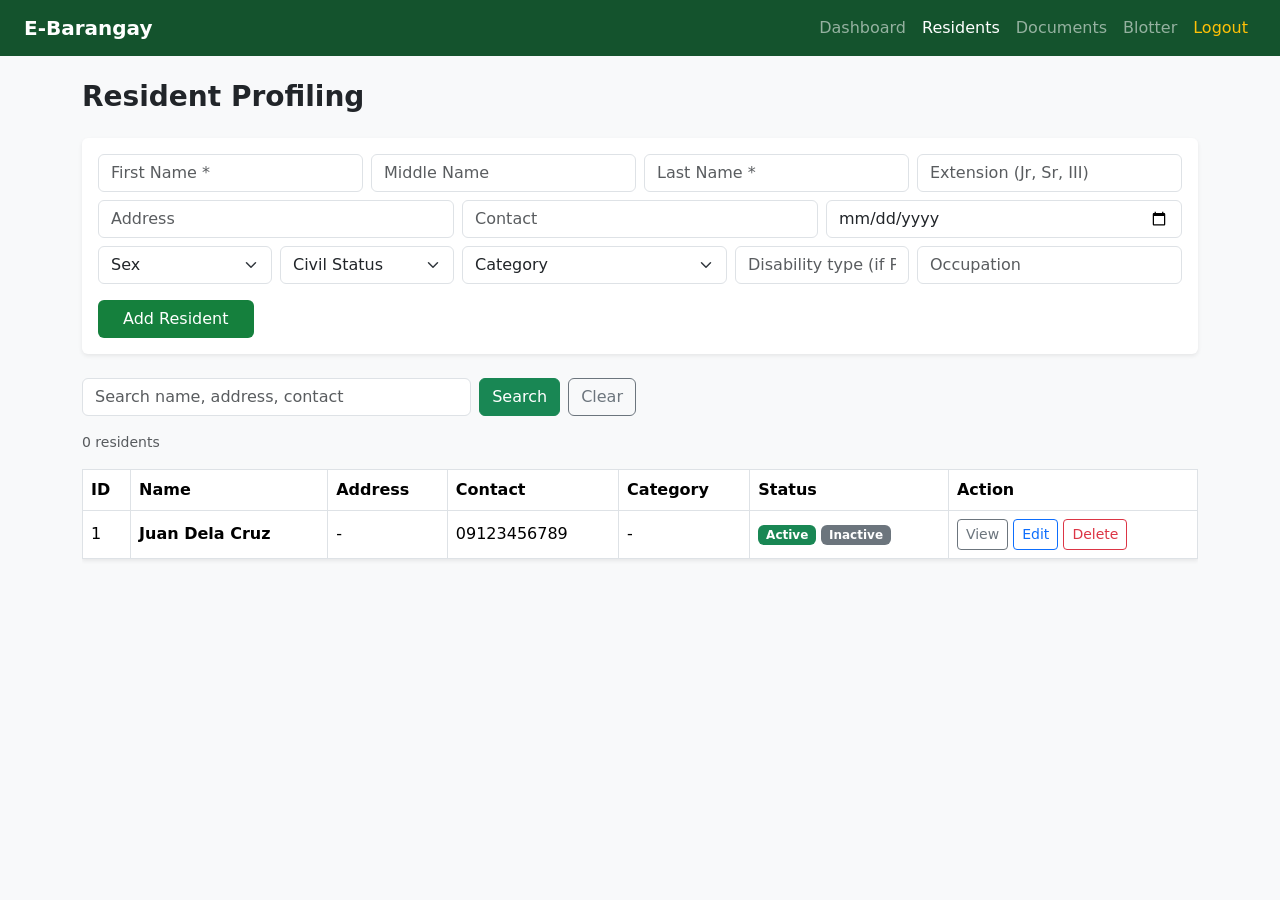
<file: src/main/resources/templates/residents.html>
<!DOCTYPE html>
<html xmlns:th="http://www.thymeleaf.org">
<head>
    <meta charset="UTF-8">
    <title>Residents - E-Barangay</title>
    <link href="https://cdn.jsdelivr.net/npm/bootstrap@5.3.0/dist/css/bootstrap.min.css" rel="stylesheet">
    <style>
        .navbar-custom { background-color: #14532d; }
        .btn-custom { background-color: #15803d; color: white; }
        .btn-custom:hover { background-color: #166534; color: white; }
        .table-custom thead { background-color: #15803d; color: white; }
    </style>
</head>
<body class="bg-light">

<!-- Navbar with Logout -->
<nav class="navbar navbar-expand-lg navbar-dark navbar-custom px-4">
    <a class="navbar-brand fw-bold" href="/">E-Barangay</a>
    <div class="navbar-nav ms-auto">
        <a class="nav-link" href="/">Dashboard</a>
        <a class="nav-link active" href="/residents">Residents</a>
        <a class="nav-link" href="/documents">Documents</a>
        <a class="nav-link" href="/blotter">Blotter</a>
        <a class="nav-link text-warning" href="/logout">Logout</a>
    </div>
</nav>

<div class="container my-4">
    <h3 class="fw-bold mb-4">Resident Profiling</h3>

    <!-- ADD RESIDENT FORM -->
    <div class="card p-3 mb-4 shadow-sm border-0">
        <form th:action="@{/residents/add}" method="post">
            <div class="row g-2 mb-2">
                <div class="col-md-3">
                    <input type="text" name="firstName" class="form-control" placeholder="First Name *" required>
                </div>
                <div class="col-md-3">
                    <input type="text" name="middleName" class="form-control" placeholder="Middle Name">
                </div>
                <div class="col-md-3">
                    <input type="text" name="lastName" class="form-control" placeholder="Last Name *" required>
                </div>
                <div class="col-md-3">
                    <input type="text" name="extension" class="form-control" placeholder="Extension (Jr, Sr, III)">
                </div>
            </div>

            <div class="row g-2 mb-2">
                <div class="col-md-4">
                    <input type="text" name="address" class="form-control" placeholder="Address">
                </div>
                <div class="col-md-4">
                    <input type="text" name="contact" class="form-control" placeholder="Contact">
                </div>
                <div class="col-md-4">
                    <input type="date" name="birthdate" class="form-control" placeholder="Birthdate">
                </div>
            </div>

            <div class="row g-2 mb-3">
                <div class="col-md-2">
                    <select name="sex" class="form-select">
                        <option value="">Sex</option>
                        <option value="Male">Male</option>
                        <option value="Female">Female</option>
                    </select>
                </div>
                <div class="col-md-2">
                    <select name="civilStatus" class="form-select">
                        <option value="">Civil Status</option>
                        <option value="Single">Single</option>
                        <option value="Married">Married</option>
                        <option value="Widowed">Widowed</option>
                    </select>
                </div>
                <div class="col-md-3">
                    <select name="category" class="form-select">
                        <option value="">Category</option>
                        <option value="PWD">PWD</option>
                        <option value="Senior Citizen">Senior Citizen</option>
                        <option value="Solo Parent">Solo Parent</option>
                        <option value="Youth">Youth</option>
                    </select>
                </div>
                <div class="col-md-2">
                    <input type="text" name="disabilityType" class="form-control" placeholder="Disability type (if PWD)">
                </div>
                <div class="col-md-3">
                    <input type="text" name="occupation" class="form-control" placeholder="Occupation">
                </div>
            </div>

            <button type="submit" class="btn btn-custom px-4">Add Resident</button>
        </form>
    </div>

    <!-- SEARCH FILTER -->
    <div class="row g-2 mb-3">
        <div class="col-md-6">
            <form th:action="@{/residents}" method="get" class="d-flex gap-2">
                <input type="text" name="q" th:value="${q}" class="form-control" placeholder="Search name, address, contact">
                <button type="submit" class="btn btn-success">Search</button>
                <a href="/residents" class="btn btn-outline-secondary">Clear</a>
            </form>
        </div>
    </div>

    <!-- RESIDENTS TABLE (NO QR COLUMN) -->
    <p class="text-muted small" th:text="${#lists.size(residents)} + ' resident(s)'">0 residents</p>
    <div class="table-responsive">
        <table class="table table-hover table-bordered align-middle shadow-sm bg-white">
            <thead class="table-custom">
                <tr>
                    <th>ID</th>
                    <th>Name</th>
                    <th>Address</th>
                    <th>Contact</th>
                    <th>Category</th>
                    <th>Status</th>
                    <th>Action</th>
                </tr>
            </thead>
            <tbody>
                <tr th:each="r : ${residents}">
                    <td th:text="${r.id}">1</td>
                    <td class="fw-bold" th:text="${r.fullname}">Juan Dela Cruz</td>
                    <td th:text="${r.address != null ? r.address : '-'}">-</td>
                    <td th:text="${r.contact}">09123456789</td>
                    <td th:text="${r.category != null ? r.category : '-'}">-</td>
                    <td>
                        <span class="badge bg-success" th:if="${r.status == 'Active'}">Active</span>
                        <span class="badge bg-secondary" th:unless="${r.status == 'Active'}" th:text="${r.status}">Inactive</span>
                    </td>
                    <td>
                        <a th:href="@{'/residents/view/' + ${r.id}}" class="btn btn-sm btn-outline-secondary">View</a>
                        <a th:href="@{'/residents/edit/' + ${r.id}}" class="btn btn-sm btn-outline-primary">Edit</a>
                        <form th:action="@{'/residents/delete/' + ${r.id}}" method="post" class="d-inline" onsubmit="return confirm('Delete this resident?');">
                            <button type="submit" class="btn btn-sm btn-outline-danger">Delete</button>
                        </form>
                    </td>
                </tr>
            </tbody>
        </table>
    </div>
</div>

</body>
</html>
</file>
